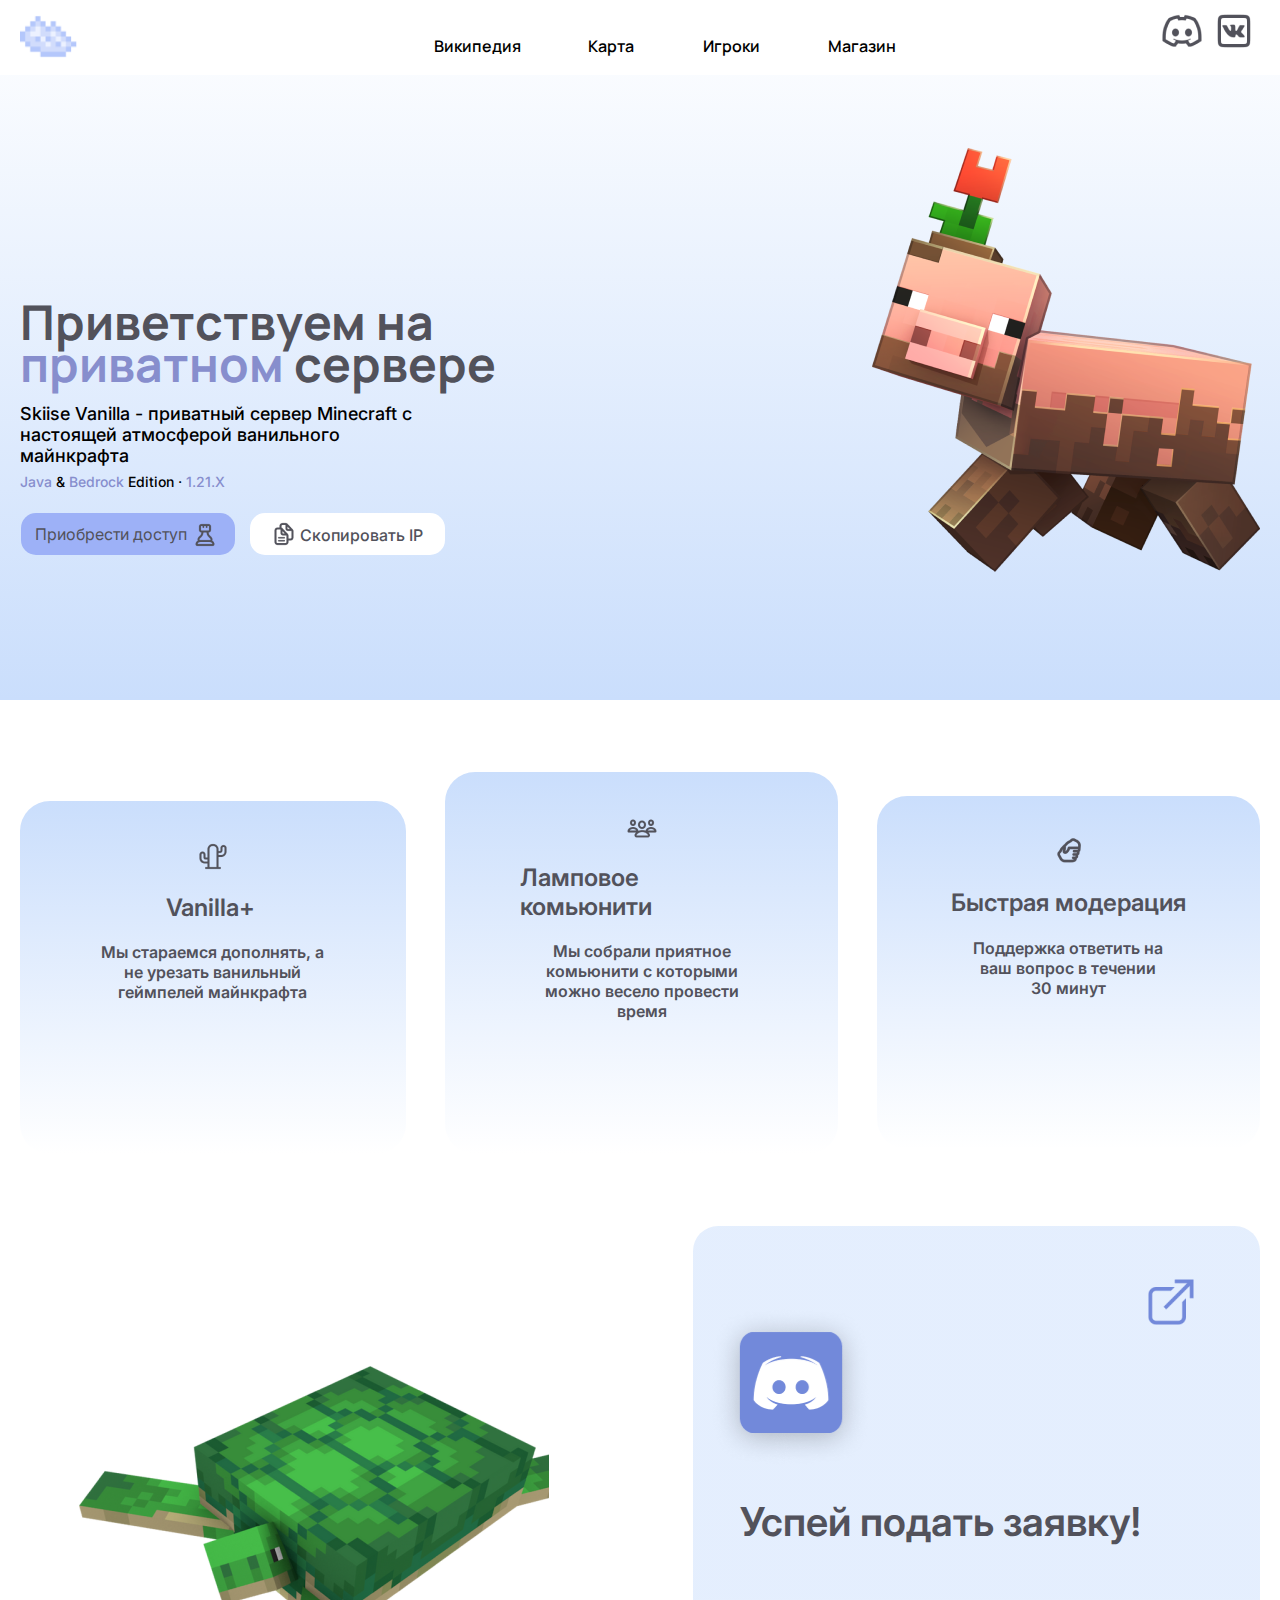
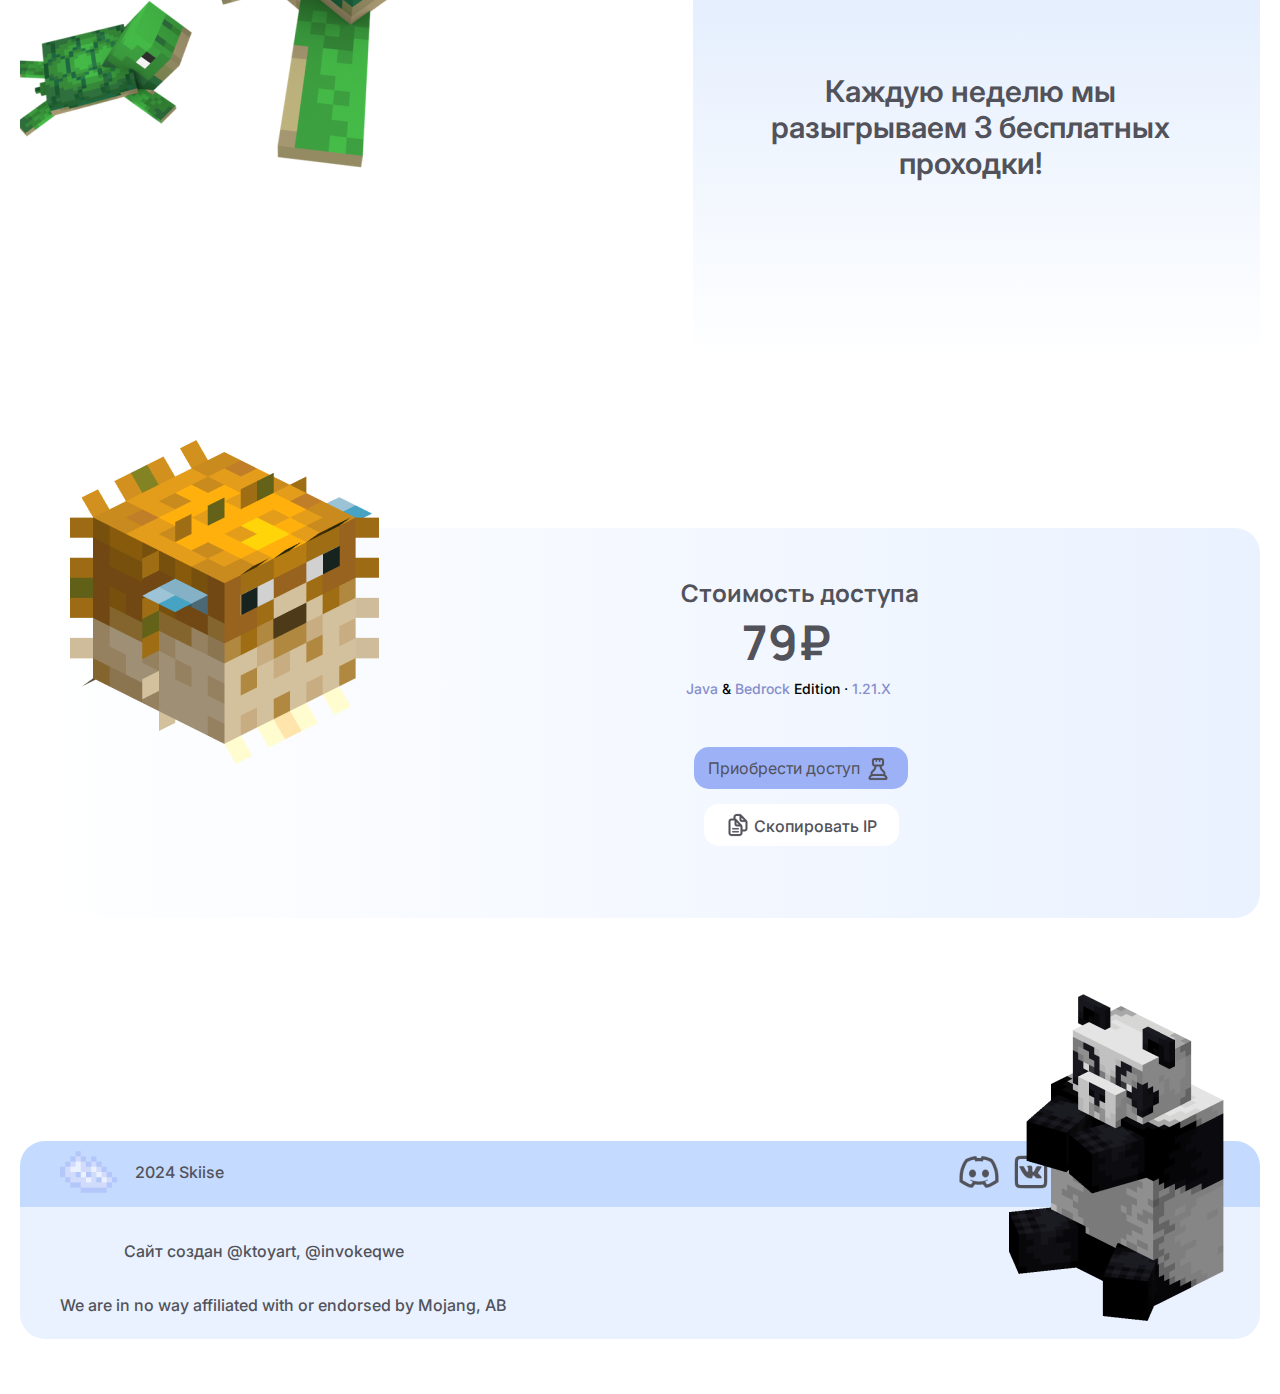
<file: index.html>
<!DOCTYPE html>
<html>
  <head>
    <meta charset="utf-8" />
    <meta name="viewport" content="initial-scale=1, width=device-width" />

    <link rel="stylesheet" href="./index.css" />
    <link
      rel="stylesheet"
      href="https://fonts.googleapis.com/css2?family=Manrope:wght@600;700&display=swap"
    />
    <link
      rel="stylesheet"
      href="https://fonts.googleapis.com/css2?family=Inter:wght@500;600&display=swap"
    />
    <link rel="shortcut icon" href="images/logo.png">
    <meta name="viewport" content="width=ширина контейнера(без пикселей)"width=1920>
    <title>SKIISE</title>
  </head>
  <body>
    <script src="script.js"></script>
    <div class="div">
      <div class="div1">
        <div class="div2"></div>
        <header class="header">
          <div class="div3"></div>
          <div class="logo-wrapper">
            <a href="index.html"><img
              class="logo-icon"
              loading="lazy"
              alt=""
              src="images/logo.png"
            /></a>
          </div>
          <nav class="navigation-links">
            <nav class="links-list">
              <a class="a" href="https://wiki.skiise.ru" target="_blank">Википедия</a>
              <a class="a1" href="http://map.skiise.ru:19424/" target="_blank">Карта</a>
              <a class="a2" href="https://players.skiise.ru" target="_blank">Игроки</a>
              <a class="a3" href="https://buy.skiise.ru" target="_blank">Магазин</a>
            </nav>
          </nav>
          <div class="social-media">
            <a href="https://discord.gg/B36CWXNjVJ"><img
              class="discord-icon"
              loading="lazy"
              alt=""
              src="images/discord.png"
            /></a>

            <a href="https://vk.com/skiise" target="_blank"><img
              class="vk-icon"
              loading="lazy"
              alt=""
              src="images/vk.png"
            /></a>
          </div>
        </header>
        <div class="content">
          <div class="content-wrapper">
            <div class="main-content">
              <div class="central-content">
                <div class="welcome-message-parent">
                  <div class="welcome-message">
                    <h1 class="h1">Приветствуем на</h1>
                    <h1 class="h11">
                      <span>приватном </span>
                      <span class="span">сервере</span>
                    </h1>
                  </div>
                  <div class="skiise-vanilla-">
                    Skiise Vanilla - приватный сервер Minecraft с настоящей
                    атмосферой ванильного майнкрафта
                  </div>
                  <div class="javabedrock-edition-container">
                    <span>Java</span>
                    <span class="span1">&</span>
                    <span>Bedrock</span>
                    <span class="edition"> Edition · </span>
                    <span>1.21.X</span>
                  </div>
                </div>
                <div class="call-to-action">
                  <div class="buttons">
                    <div class="div4">
                      <div class="child"></div>
                      <ul class="navbar">
                        <li><a href="#buy-prohodka" class="prohodka">Приобрести доступ<img class="image-6-icon" loading="lazy" alt="" src="images/dostup.png"/></a></li>
                      </ul>
                    </div>
                    <button class="button" onclick="CopyText()">
                      <div class="item"></div>
                      <img
                        class="image-7-icon"
                        alt=""
                        src="images/copy.png"
                      />
                      <div class="copy-i-p-button">
                        <div class="ip">Скопировать IP</div>
                      </div>
                    </button>
                  </div>
                </div>
              </div>
            </div>
            <img
              class="image-3-icon"
              loading="lazy"
              alt=""
              src="images/pig.png"
            />
          </div>
        </div>
      </div>
      <main class="features">
        <section class="features-wrapper">
          <div class="features-list">
            <div class="feature-item">
              <div class="feature-description">
                <div class="div6">
                  <div class="inner"></div>
                  <div class="highlights-images">
                    <img
                      class="image-4-icon"
                      loading="lazy"
                      alt=""
                      src="images/vanilla+.png"
                    />
                  </div>
                  <div class="community-highlight">
                    <h3 class="vanilla">Vanilla+</h3>
                  </div>
                  <div class="div7">
                    Мы стараемся дополнять, а не урезать ванильный геймпелей
                    майнкрафта
                  </div>
                </div>
                <div class="div8">
                  <div class="rectangle-div"></div>
                  <div class="image-5-wrapper">
                    <img
                      class="image-5-icon"
                      loading="lazy"
                      alt=""
                      src="images/community.png"
                    />
                  </div>
                  <h3 class="h3">Ламповое комьюнити</h3>
                  <div class="wrapper">
                    <div class="div9">
                      Мы собрали приятное комьюнити с которыми можно весело
                      провести время
                    </div>
                  </div>
                </div>
                <div class="first-feature">
                  <div class="div10">
                    <div class="child1"></div>
                    <div class="moderation-image">
                      <img
                        class="image-4-icon1"
                        alt=""
                        src="images/moderation.png"
                      />
                    </div>
                    <h3 class="h31">Быстрая модерация</h3>
                    <div class="support-description">
                      <div class="div11">
                        Поддержка ответить на ваш вопрос в течении 30 минут
                      </div>
                    </div>
                  </div>
                </div>
              </div>
                <div class="second-feature">
                  <div class="discord-feature">
                    <img
                      class="icon"
                      loading="lazy"
                      alt=""
                      src="images/che.png"
                    />
                  </div>
                  <a href="https://discord.gg/B36CWXNjVJ" class="discord">
                  <div class="div12">
                    <div class="child2"></div>
                    <div class="discord-images">
                      <img
                        class="image-5-icon1"
                        alt=""
                        src="images/link52.png"
                      />
                      <div class="second-discord-image">
                        <div class="wrapper-image-4">
                          <img
                            class="image-4-icon2"
                            alt=""
                            src="images/discord52.png"
                          />
                        </div>
                      </div>
                    </div>
                    <h1 class="h12">Успей подать заявку!</h1>
                    <article id="buy-prohodka"></article>
                    <h2 class="h2">
                      Каждую неделю мы разыгрываем 3 бесплатных проходки!
                    </h2>
                  </div></a>
                </div>
              </a>              
            </div>
            <div class="third-feature">
              <img
                class="image-8-icon"
                loading="lazy"
                alt=""
                src="images/fugu.png"
              />

              <div class="pricing">
                <div class="pricing-child"></div>
                <div class="price-details">
                  <div class="frame-parent">
                    <div class="parent">
                      <h3 class="h32">Стоимость доступа</h3>
                      <div class="price-value">
                        <b class="b">79₽</b>
                      </div>
                    </div>
                    <div class="game-edition">
                      <div class="javabedrock-edition-container1">
                        <span>Java</span>
                        <span class="span2">&</span>
                        <span>Bedrock</span>
                        <span class="edition1"> Edition · </span>
                        <span>1.21.X</span>
                      </div>
                    </div>
                  </div>
                </div>
                <div class="group">
                  <div class="div13">
                    <div class="child3"></div>
                    <ul class="navbar">
                      <li><a href="https://buy.skiise.ru/#shop" class="prohodka">Приобрести доступ<img class="image-6-icon" loading="lazy" alt="" src="images/dostup.png"/></a></li>
                    </ul>
                  </div>
                  <button class="button1" onclick="CopyText()">
                    <div class="child4"></div>
                    <img
                      class="image-7-icon1"
                      alt=""
                      src="images/copy.png"
                    />

                    <div class="copy-button">
                      <div class="ip1">Скопировать IP</div>
                    </div>
                  </button>
                </div>
              </div>
            </div>
          </div>
          <div class="footer">
            <img
              class="image-9-icon"
              loading="lazy"
              alt=""
              src="images/panda.png"
            />

            <div class="footer-content">
              <div class="footer-content-child"></div>
              <div class="footer-branding">
                <div class="footer-branding-child"></div>
                <div class="branding-elements">
                  <img class="logo-icon1" alt="" src="images/logo.png" />

                  <div class="brand-name">
                    <div class="skiise">2024 Skiise</div>
                  </div>
                </div>
                <div class="footer-social-media">
                  <a href="https://discord.gg/B36CWXNjVJ"><img
                    class="discord-icon1"
                    alt=""
                    src="images/discord.png"
                  /></a>

                  <a href="https://vk.com/skiise" target="_blank"><img class="vk-icon1" alt="" src="images/vk.png"/></a>
                </div>
              </div>
              <div class="creation-info">
                <div class="ktoyart-invokeqwe">
                Сайт создан @ktoyart, @invokeqwe
                </div>
              </div>
              <div class="creation-info1">
                <div class="we-are-in">
                  We are in no way affiliated with or endorsed by Mojang, AB
                </div>
              </div>
            </div>
          </div>
        </section>
      </main>
    </div>
  </body>
  <script>
    window.addEventListener("scroll", function() {
      var header = document.querySelector(".header");
      var scrollPosition = window.pageYOffset || document.documentElement.scrollTop;
      var headerHeight = header.offsetHeight;
  
      if (scrollPosition > headerHeight) {
        header.classList.add("fixed");
      } else {
        header.classList.remove("fixed");
      }
    });
  </script>
</html>
</file>
<file: index.css>
.div2,
.div3 {
  position: relative;
  display: none;
}
.div2 {
  align-self: stretch;
  height: 700px;
  background: linear-gradient(180deg, rgba(255, 255, 255, 0), #cadefc);
}
.div3 {
  height: 75px;
  width: 1920px;
  background-color: #fff;
  max-width: 100%;
}
.logo-icon {
  width: 57.2px;
  flex: 1;
  position: relative;
  max-height: 100%;
  object-fit: cover;
  z-index: 1;
}
.logo-wrapper {
  align-self: stretch;
  width: 103px;
  display: flex;
  flex-direction: column;
  align-items: flex-start;
  justify-content: flex-start;
}
.a,
.a1,
.a2,
.a3 {
  text-decoration: none;
  position: absolute;
  top: 0;
  left: 0;
  font-weight: 600;
  color: inherit;
  display: inline-block;
  min-width: 86px;
  z-index: 1;
}
.a1,
.a2,
.a3 {
  left: 154px;
  min-width: 47px;
}
.a2,
.a3 {
  left: 269px;
  min-width: 57px;
}
.a3 {
  left: 394px;
  min-width: 67px;
}
.links-list {
  text-decoration: none;
  color: black; /* Цвет текста по умолчанию */
  padding: 10px 20px;
  display: block;
  background-color: white; /* Белый фон для ссылок */
  border: none; /* Без границы */
  border-radius: 10px; /* Скругленные углы */
  font-size: 16px;
  transition: background-color 0.3s ease, color 0.3s ease;
  font-family: Manrope;
  position: relative;
  align-items: stretch;
}
.navigation-links {
  margin: 0;
  width: 461px;
  display: flex;
  flex-direction: column;
  align-items: flex-start;
  justify-content: flex-start;
  padding: 15px 0 0;
  box-sizing: border-box;
  max-width: 100%;
}
.discord-icon,
.vk-icon {
  height: 52px;
  width: 52px;
  position: relative;
  object-fit: cover;
  min-height: 52px;
  z-index: 1;
}
.social-media {
  display: flex;
  flex-direction: row;
  align-items: flex-start;
  justify-content: flex-start;
}
.h1,
.header {
  max-width: 100%;
}
.header {
    width: 100%;
    max-width: 100%;
    height: 75px;
    background-color: #fff;
    display: flex;
    flex-direction: row;
    align-items: center;
    justify-content: center;
    padding: 11px 20px 12px;
    box-sizing: border-box;
    gap: 326px;
    position: relative; /* Обычное положение */
    z-index: 99;
    transition: box-shadow 0.3s ease, background-color 0.3s ease;
}
.header.fixed {
    transition: box-shadow 0.3s ease, background-color 0.3s ease;
    position: fixed;
    top: 0;
    left: 0;
    width: 100%;
    box-shadow: 0 2px 5px rgba(0, 0, 0, 0.1); /* Добавляем тень для наглядности */
}
.h1 {
  margin: 0;
  position: relative;
  font-size: inherit;
  font-weight: 700;
  font-family: inherit;
  display: inline-block;
  z-index: 1;
}
.span {
  color: #52525b;
}
.h11 {
  align-self: stretch;
  position: relative;
  font-size: inherit;
  font-weight: 700;
  font-family: inherit;
  z-index: 1;
  margin: -23px 0 0;
  color: #878ecd;
}
.welcome-message {
  align-self: stretch;
  display: flex;
  flex-direction: column;
  align-items: flex-start;
  justify-content: flex-start;
  max-width: 100%;
  font-family: Manrope;
}
.skiise-vanilla- {
  width: 394px;
  position: relative;
  font-size: 18px;
  font-weight: 500;
  color: #000;
  display: inline-block;
  max-width: 100%;
  z-index: 1;
}
.edition,
.span1 {
  color: #000;
}
.javabedrock-edition-container {
  width: 207px;
  position: relative;
  font-size: 14px;
  font-weight: 500;
  display: inline-block;
  z-index: 1;
  color: #878ecd;
}
.welcome-message-parent {
  align-self: stretch;
  display: flex;
  flex-direction: column;
  align-items: flex-start;
  justify-content: flex-start;
  gap: 7px;
  max-width: 100%;
}
.child,
.div5 {
  position: relative;
}
.child {
  height: 42px;
  width: 222px;
  border-radius: 15px;
  background-color: #878ecd;
  display: none;
}
.div5 {
  font-weight: 500;
  z-index: 1;
}
.purchase-button {
  display: flex;
  flex-direction: column;
  align-items: flex-start;
  justify-content: flex-start;
  padding: 7px 0 0;
}
.image-6-icon {
  height: 32px;
  width: 32px;
  position: relative;
  object-fit: cover;
  z-index: 1;
}
.div4,
.item {
  border-radius: 15px;
}
.item {
  height: 42px;
  width: 195px;
  position: relative;
  background-color: #fff;
  display: none;
}
.image-7-icon,
.ip {
  position: relative;
  z-index: 1;
}
.image-7-icon {
  height: 32px;
  width: 32px;
  object-fit: cover;
}
.ip {
  font-size: 16px;
  font-weight: 500;
  font-family: Inter;
  color: #52525b;
  text-align: left;
  display: inline-block;
  min-width: 123px;
}
.copy-i-p-button {
  display: flex;
  flex-direction: column;
  align-items: flex-start;
  justify-content: flex-start;
  padding: 7px 0 0;
}
.button,
.buttons {
  flex-direction: row;
  justify-content: flex-start;
}
.button {
  cursor: pointer;
  border: 0;
  padding: 5px 18px;
  background-color: #fff;
  width: 195px;
  border-radius: 15px;
  display: flex;
  align-items: flex-start;
  box-sizing: border-box;
  z-index: 2;
}
.buttons {
  gap: 15px;
}
.buttons,
.call-to-action,
.central-content,
.main-content {
  display: flex;
  align-items: flex-start;
  max-width: 100%;
}
.call-to-action {
  flex-direction: row;
  justify-content: flex-start;
  padding: 0 1px;
  box-sizing: border-box;
  font-size: 16px;
}
.central-content,
.main-content {
  flex-direction: column;
}
.central-content {
  align-self: stretch;
  justify-content: flex-start;
  gap: 23px;
}
.main-content {
  width: 511px;
  justify-content: flex-end;
  padding: 0 0 17px;
  box-sizing: border-box;
}
.image-3-icon {
  width: 388px;
  position: relative;
  max-height: 100%;
  object-fit: contain;
  max-width: 100%;
  z-index: 1;
}
.content,
.content-wrapper {
  display: flex;
  flex-direction: row;
}
.content-wrapper {
  width: 1320px;
  align-items: flex-end;
  justify-content: space-between;
  max-width: 100%;
  gap: 20px;
}
.content {
  align-self: stretch;
  align-items: flex-start;
  justify-content: center;
  padding: 0 20px;
  box-sizing: border-box;
}
.content,
.div1,
.inner {
  max-width: 100%;
}
.div1 {
  align-self: stretch;
  background: linear-gradient(180deg, rgba(255, 255, 255, 0), #cadefc);
  display: flex;
  flex-direction: column;
  align-items: flex-start;
  justify-content: flex-start;
  padding: 0 0 128px;
  box-sizing: border-box;
  gap: 73px;
}
.inner {
  width: 414px;
  height: 350px;
  position: relative;
  border-radius: 30px;
  background: linear-gradient(180deg, #cadefc, rgba(255, 255, 255, 0));
  display: none;
}
.image-4-icon {
  height: 32px;
  width: 32px;
  position: relative;
  object-fit: cover;
  z-index: 1;
}
.highlights-images {
  width: 236px;
  display: flex;
  flex-direction: row;
  align-items: flex-start;
  justify-content: center;
}
.vanilla {
  margin: 0;
  position: relative;
  font-size: inherit;
  font-weight: 600;
  font-family: inherit;
  display: inline-block;
  min-width: 94px;
  z-index: 1;
}
.community-highlight {
  display: flex;
  flex-direction: row;
  align-items: flex-start;
  justify-content: flex-start;
  padding: 0 71px;
}
.div7 {
  width: 236px;
  position: relative;
  font-size: 16px;
  font-weight: 600;
  text-align: center;
  display: inline-block;
  z-index: 1;
}
.div6,
.rectangle-div {
  border-radius: 30px;
  background: linear-gradient(180deg, #cadefc, rgba(255, 255, 255, 0));
  max-width: 100%;
}
.div6 {
  flex: 0.9034;
  display: flex;
  flex-direction: column;
  align-items: center;
  justify-content: flex-start;
  padding: 39px 20px 152px;
  box-sizing: border-box;
  gap: 20.5px;
  min-width: 310px;
}
.rectangle-div {
  width: 414px;
  height: 350px;
  position: relative;
  display: none;
}
.image-5-icon {
  height: 32px;
  width: 32px;
  position: relative;
  object-fit: cover;
  z-index: 1;
}
.image-5-wrapper {
  align-self: stretch;
  display: flex;
  flex-direction: row;
  align-items: flex-start;
  justify-content: center;
  padding: 0 3px 0 0;
}
.div9,
.h3 {
  position: relative;
  font-weight: 600;
  z-index: 1;
}
.h3 {
  margin: 0;
  font-size: inherit;
  font-family: inherit;
}
.div9 {
  flex: 1;
}
.wrapper {
  align-self: stretch;
  display: flex;
  flex-direction: row;
  align-items: flex-start;
  justify-content: flex-start;
  padding: 0 17px 0 14px;
  text-align: center;
  font-size: 16px;
}
.child1,
.div8 {
  border-radius: 30px;
  background: linear-gradient(180deg, #cadefc, rgba(255, 255, 255, 0));
  max-width: 100%;
}
.div8 {
  flex: 0.6449;
  display: flex;
  flex-direction: column;
  align-items: flex-start;
  justify-content: flex-start;
  padding: 39px 72px 133px 75px;
  box-sizing: border-box;
  gap: 20px;
  min-width: 310px;
}
.child1 {
  width: 414px;
  height: 350px;
  position: relative;
  display: none;
}
.image-4-icon1 {
  height: 32px;
  width: 32px;
  position: relative;
  object-fit: cover;
  z-index: 1;
}
.moderation-image {
  width: 246px;
  display: flex;
  flex-direction: row;
  align-items: flex-start;
  justify-content: center;
}
.div11,
.h31 {
  position: relative;
  font-weight: 600;
  z-index: 1;
}
.h31 {
  margin: 0;
  font-size: inherit;
  font-family: inherit;
}
.div11 {
  flex: 1;
}
.support-description {
  width: 246px;
  display: flex;
  flex-direction: row;
  align-items: flex-start;
  justify-content: flex-start;
  padding: 0 25px 0 24px;
  box-sizing: border-box;
  text-align: center;
  font-size: 16px;
}
.div10,
.first-feature {
  display: flex;
  flex-direction: column;
  box-sizing: border-box;
  max-width: 100%;
}
.div10 {
  align-self: stretch;
  border-radius: 30px;
  background: linear-gradient(180deg, #cadefc, rgba(255, 255, 255, 0));
  align-items: center;
  justify-content: flex-start;
  padding: 39px 20px 151px;
  gap: 21px;
}
.first-feature {
  flex: 1;
  align-items: flex-start;
  justify-content: flex-end;
  padding: 0 0 5px;
  min-width: 310px;
}
.feature-description,
.icon {
  align-self: stretch;
  max-width: 100%;
}
.feature-description {
  display: flex;
  flex-direction: row;
  align-items: flex-end;
  justify-content: flex-start;
  gap: 39px;
}
.icon {
  height: 511px;
  position: relative;
  overflow: hidden;
  flex-shrink: 0;
  object-fit: cover;
}
.discord-feature {
  flex: 1;
  display: flex;
  flex-direction: column;
  align-items: flex-start;
  justify-content: flex-start;
  padding: 62px 0 0;
  box-sizing: border-box;
  min-width: 395px;
  max-width: 100%;
}
.child2 {
  width: 567px;
  height: 672px;
  position: relative;
  border-radius: 25px;
  background: linear-gradient(
    180deg,
    rgba(202, 222, 252, 0.5) 50%,
    rgba(255, 255, 255, 0.5)
  );
  display: none;
  max-width: 100%;
}
.image-5-icon1 {
  width: 60px;
  height: 60px;
  position: relative;
  object-fit: cover;
  z-index: 1;
}
.image-4-icon2 {
  height: 100%;
  width: 100%;
  z-index: 1;
  object-fit: contain;
  position: absolute;
  left: 0;
  top: 4px;
  transform: scale(1.594);
}
.wrapper-image-4 {
  height: 101px;
  width: 102px;
  position: relative;
  z-index: 1;
  display: flex;
  align-items: center;
  justify-content: center;
}
.second-discord-image {
  align-self: stretch;
  flex: 1;
  display: flex;
  flex-direction: row;
  align-items: flex-start;
  justify-content: flex-start;
}
.discord-images,
.h12,
.h2 {
  display: flex;
  max-width: 100%;
}
.discord-images {
  width: 461px;
  height: 161px;
  flex-direction: column;
  align-items: flex-end;
  justify-content: flex-start;
}
.h12,
.h2 {
  margin: 0;
  width: 483px;
  position: relative;
  font-size: inherit;
  font-weight: 600;
  font-family: inherit;
  align-items: center;
  z-index: 1;
}
.h2 {
  width: 461px;
  font-size: 30px;
  text-align: center;
  justify-content: center;
}
.div12,
.feature-item,
.second-feature {
  display: flex;
  justify-content: flex-start;
  max-width: 100%;
}
.div12 {
  width: 567px;
  border-radius: 25px;
  background: linear-gradient(
    180deg,
    rgba(202, 222, 252, 0.5) 50%,
    rgba(255, 255, 255, 0.5)
  );
  flex-direction: column;
  align-items: flex-start;
  padding: 46px 20px 182px 47px;
  box-sizing: border-box;
  gap: 63.5px;
  min-width: 567px;
}
.feature-item,
.second-feature {
  align-self: stretch;
}
.second-feature {
  flex-direction: row;
  align-items: flex-start;
  gap: 144px;
  font-size: 40px;
}
.feature-item {
  flex-direction: column;
  align-items: flex-end;
  gap: 72px;
}
.image-8-icon {
  height: 334px;
  width: 334px;
  position: absolute;
  margin: 0 !important;
  top: -93px;
  left: 40px;
  object-fit: contain;
  z-index: 1;
}
.pricing-child {
  width: 1320px;
  height: 334px;
  position: relative;
  border-radius: 25px;
  background: linear-gradient(90deg, rgba(202, 222, 252, 0), #eaf2ff);
  display: none;
  max-width: 100%;
}
.b,
.h32 {
  position: relative;
  z-index: 1;
}
.h32 {
  margin: 0;
  font-size: inherit;
  font-weight: 700;
  font-family: inherit;
}
.b {
  display: inline-block;
  min-width: 113px;
  white-space: nowrap;
}
.parent,
.price-value {
  display: flex;
  align-items: flex-start;
  justify-content: flex-start;
}
.price-value {
  flex-direction: row;
  padding: 0 67px 0 61px;
  font-size: 48px;
}
.parent {
  flex-direction: column;
}
.edition1,
.span2 {
  color: #000;
}
.javabedrock-edition-container1 {
  flex: 1;
  position: relative;
  font-weight: 500;
  z-index: 1;
}
.game-edition {
  width: 217px;
  flex-direction: row;
  justify-content: flex-start;
  padding: 0 5px;
  box-sizing: border-box;
  font-size: 14px;
  color: #878ecd;
  font-family: Inter;
}
.frame-parent,
.game-edition,
.price-details {
  display: flex;
  align-items: flex-start;
}
.frame-parent {
  flex-direction: column;
  justify-content: flex-start;
  gap: 6px;
}
.price-details {
  width: 403px;
  flex-direction: row;
  justify-content: center;
  max-width: 100%;
}
.child3,
.div14 {
  position: relative;
}
.child3 {
  height: 42px;
  width: 222px;
  border-radius: 15px;
  background-color: #878ecd;
  display: none;
}
.div14 {
  font-weight: 500;
  z-index: 1;
}
.access-button {
  display: flex;
  flex-direction: column;
  align-items: flex-start;
  justify-content: flex-start;
  padding: 7px 0 0;
}
.image-6-icon1 {
  height: 32px;
  width: 32px;
  position: relative;
  object-fit: cover;
  z-index: 1;
}
.child4,
.div13 {
  border-radius: 15px;
}
.child4 {
  height: 42px;
  width: 195px;
  position: relative;
  background-color: #fff;
  display: none;
}
.image-7-icon1,
.ip1 {
  position: relative;
  z-index: 1;
}
.image-7-icon1 {
  height: 32px;
  width: 32px;
  object-fit: cover;
}
.ip1 {
  font-size: 16px;
  font-weight: 500;
  font-family: Inter;
  color: #52525b;
  text-align: left;
  display: inline-block;
  min-width: 123px;
}
.button1,
.copy-button,
.group {
  display: flex;
  align-items: flex-start;
}
.copy-button {
  flex-direction: column;
  justify-content: flex-start;
  padding: 7px 0 0;
}
.button1,
.group {
  flex-direction: row;
}
.button1 {
  cursor: pointer;
  border: 0;
  padding: 5px 18px;
  background-color: #fff;
  width: 195px;
  border-radius: 15px;
  justify-content: flex-start;
  box-sizing: border-box;
  z-index: 1;
}
.group {
  align-self: stretch;
  flex-wrap: wrap;
  justify-content: center;
  gap: 15px;
  font-size: 16px;
  font-family: Inter;
}
.features-list,
.pricing,
.third-feature {
  display: flex;
  align-items: flex-start;
  justify-content: flex-start;
  max-width: 100%;
}
.pricing {
  flex: 1;
  border-radius: 25px;
  background: linear-gradient(90deg, rgba(202, 222, 252, 0), #eaf2ff);
  flex-direction: column;
  padding: 48px 283px 72px 605px;
  box-sizing: border-box;
  gap: 50px;
}
.features-list,
.third-feature {
  align-self: stretch;
}
.third-feature {
  flex-direction: row;
  position: relative;
  font-family: Manrope;
}
.features-list {
  flex-direction: column;
  gap: 165px;
}
.image-9-icon {
  height: 338px;
  width: 225px;
  position: absolute;
  margin: 0 !important;
  top: -151px;
  right: 33px;
  object-fit: cover;
  z-index: 2;
}
.footer-content-child {
  align-self: stretch;
  height: 152px;
  position: relative;
  border-radius: 25px;
  background-color: #eaf2ff;
  display: none;
}
.footer-branding-child {
  height: 62px;
  width: 1320px;
  position: relative;
  border-radius: 25px 25px 0 0;
  background-color: #c4dbff;
  display: none;
  max-width: 100%;
}
.logo-icon1,
.skiise {
  position: relative;
  z-index: 2;
}
.logo-icon1 {
  height: 52px;
  width: 57.2px;
  object-fit: cover;
}
.skiise {
  font-weight: 500;
  display: inline-block;
  min-width: 90px;
}
.brand-name,
.branding-elements {
  display: flex;
  align-items: flex-start;
  justify-content: flex-start;
}
.brand-name {
  flex-direction: column;
  padding: 16px 0 0;
}
.branding-elements {
  flex-direction: row;
  gap: 17.8px;
}
.discord-icon1,
.vk-icon1 {
  height: 52px;
  width: 52px;
  position: relative;
  object-fit: cover;
  min-height: 52px;
  z-index: 3;
}
.vk-icon1 {
  z-index: 2;
}
.footer-branding,
.footer-social-media {
  display: flex;
  flex-direction: row;
  align-items: flex-start;
  justify-content: flex-start;
}
.footer-branding {
  align-self: stretch;
  border-radius: 25px 25px 0 0;
  background-color: #c4dbff;
  padding: 5px 40px;
  box-sizing: border-box;
  gap: 728px;
  max-width: 100%;
  z-index: 1;
}
.ktoyart-invokeqwe {
  position: relative;
  font-weight: 500;
  white-space: pre-wrap;
  z-index: 1;
}
.creation-info {
  display: flex;
  flex-direction: row;
  align-items: flex-start;
  justify-content: flex-start;
  padding: 0 40px;
  box-sizing: border-box;
  max-width: 100%;
}
.we-are-in {
  position: relative;
  font-weight: 500;
  z-index: 1;
}
.creation-info1 {
  display: flex;
  flex-direction: row;
  align-items: flex-start;
  padding: 0 40px;
  box-sizing: border-box;
}
.creation-info1,
.footer,
.footer-content {
  justify-content: flex-start;
  max-width: 100%;
}
.footer-content {
  flex: 1;
  border-radius: 25px;
  background-color: #eaf2ff;
  display: flex;
  flex-direction: column;
  align-items: flex-start;
  padding: 0 0 24px;
  box-sizing: border-box;
  gap: 14px;
}
.footer {
  align-self: stretch;
  flex-direction: row;
  position: relative;
  font-size: 16px;
}
.div,
.features,
.features-wrapper,
.footer {
  display: flex;
  align-items: flex-start;
}
.features-wrapper {
  width: 1320px;
  flex-direction: column;
  justify-content: flex-start;
  gap: 223px;
  max-width: 100%;
  text-align: left;
  font-size: 24px;
  color: #52525b;
  font-family: Inter;
}
.div,
.features {
  box-sizing: border-box;
}
.features {
  align-self: stretch;
  flex-direction: row;
  justify-content: center;
  padding: 0 20px;
  max-width: 100%;
}
.div {
  width: 100%;
  position: relative;
  background-color: #fff;
  overflow: hidden;
  flex-direction: column;
  justify-content: flex-start;
  padding: 0 0 55px;
  gap: 72px;
  line-height: normal;
  letter-spacing: normal;
  text-align: left;
  font-size: 48px;
  color: #52525b;
  font-family: Inter;
}
@media screen and (max-width: 1200px) {
  .header {
    gap: 163px;
  }
  .feature-description {
    flex-wrap: wrap;
  }
  .div12 {
    flex: 1;
  }
  .second-feature {
    flex-wrap: wrap;
    gap: 72px;
  }
  .pricing {
    padding-left: 302px;
    padding-right: 141px;
    box-sizing: border-box;
  }
  .features-list {
    gap: 82px;
  }
  .footer-branding {
    gap: 364px;
  }
  .features-wrapper {
    gap: 111px;
  }
}
@media screen and (max-width: 1050px) {
  .h1,
  .h11 {
    font-size: 38px;
  }
  .content-wrapper {
    flex-wrap: wrap;
    justify-content: center;
  }
  .div1 {
    gap: 36px;
  }
  .h12 {
    font-size: 32px;
  }
  .h2 {
    font-size: 24px;
  }
  .b {
    font-size: 38px;
  }
  .footer-branding {
    flex-wrap: wrap;
  }
  .div {
    gap: 36px;
  }
}
@media screen and (max-width: 750px) {
  .navigation-links {
    display: none;
  }
  .header {
    gap: 81px;
  }
  .div1 {
    gap: 18px;
    padding-bottom: 83px;
    box-sizing: border-box;
  }
  .feature-description {
    gap: 19px;
  }
  .discord-feature,
  .div12 {
    padding-top: 40px;
    box-sizing: border-box;
    min-width: 100%;
  }
  .div12 {
    gap: 32px;
    padding-left: 23px;
    padding-top: 30px;
    padding-bottom: 118px;
  }
  .feature-item,
  .second-feature {
    gap: 36px;
  }
  .pricing {
    gap: 25px;
    padding-left: 151px;
    padding-right: 70px;
    box-sizing: border-box;
  }
  .features-list {
    gap: 41px;
  }
  .footer-branding {
    gap: 182px;
  }
  .features-wrapper {
    gap: 56px;
  }
  .div {
    gap: 18px;
  }
}
@media screen and (max-width: 450px) {
  .header {
    gap: 41px;
  }
  .h1,
  .h11 {
    font-size: 29px;
  }
  .buttons {
    flex-wrap: wrap;
  }
  .vanilla {
    font-size: 19px;
  }
  .div6 {
    flex: 1;
  }
  .h3 {
    font-size: 19px;
  }
  .div8 {
    padding-left: 20px;
    padding-right: 20px;
    box-sizing: border-box;
    flex: 1;
  }
  .h31 {
    font-size: 19px;
  }
  .h12 {
    font-size: 24px;
  }
  .h2 {
    font-size: 18px;
  }
  .div12 {
    gap: 16px;
  }
  .feature-item,
  .second-feature {
    gap: 18px;
  }
  .h32 {
    font-size: 19px;
  }
  .b {
    font-size: 29px;
  }
  .pricing {
    padding-left: 20px;
    padding-right: 20px;
    box-sizing: border-box;
  }
  .features-list {
    gap: 21px;
  }
  .footer-branding {
    gap: 91px;
  }
  .features-wrapper {
    gap: 28px;
  }
}
body {
    margin: 0;
    line-height: normal;
    padding-top: 0;
  }

.navbar {
  list-style-type: none;
  margin: 0;
  padding: 0;
  display: flex;
  align-items: center;
  justify-content: center; /* Центрирование оставшихся ссылок */ /* Позволяет этому элементу заполнять пространство между левым и правым краем */
}
.navbar li a {
  text-decoration: none;
  color: #52525b;/* Белый фон для ссылок */
  border: none; /* Без границы */
  border-radius: 15px; /* Скругленные углы */
  font-size: 16px;
  transition: background-color 0.3s ease, color 0.3s ease;
  background-color: #9DB1F7;
  display: flex;
  flex-direction: row;
  align-items: center;
  justify-content: flex-start;
  padding: 5px 14px;
  gap: 2px;
  z-index: 2; /* Плавные переходы */
}
.navbar li a:hover {
  background-color: #878ecd; /* Светло-синий фон при наведении */
  color: white; /* Белый цвет текста при наведении */
}

html {
  scroll-behavior: smooth;
}

.button {
  transition: background-color 0.3s ease, color 0.3s ease;
}

.button:hover {
  background-color: #ececec;
}

.discord {
  text-decoration: none;
  color: #52525b;
}

.button1 {
  transition: background-color 0.3s ease, color 0.3s ease;
}

.button1:hover {
  background-color: #ececec;
}
</file>
